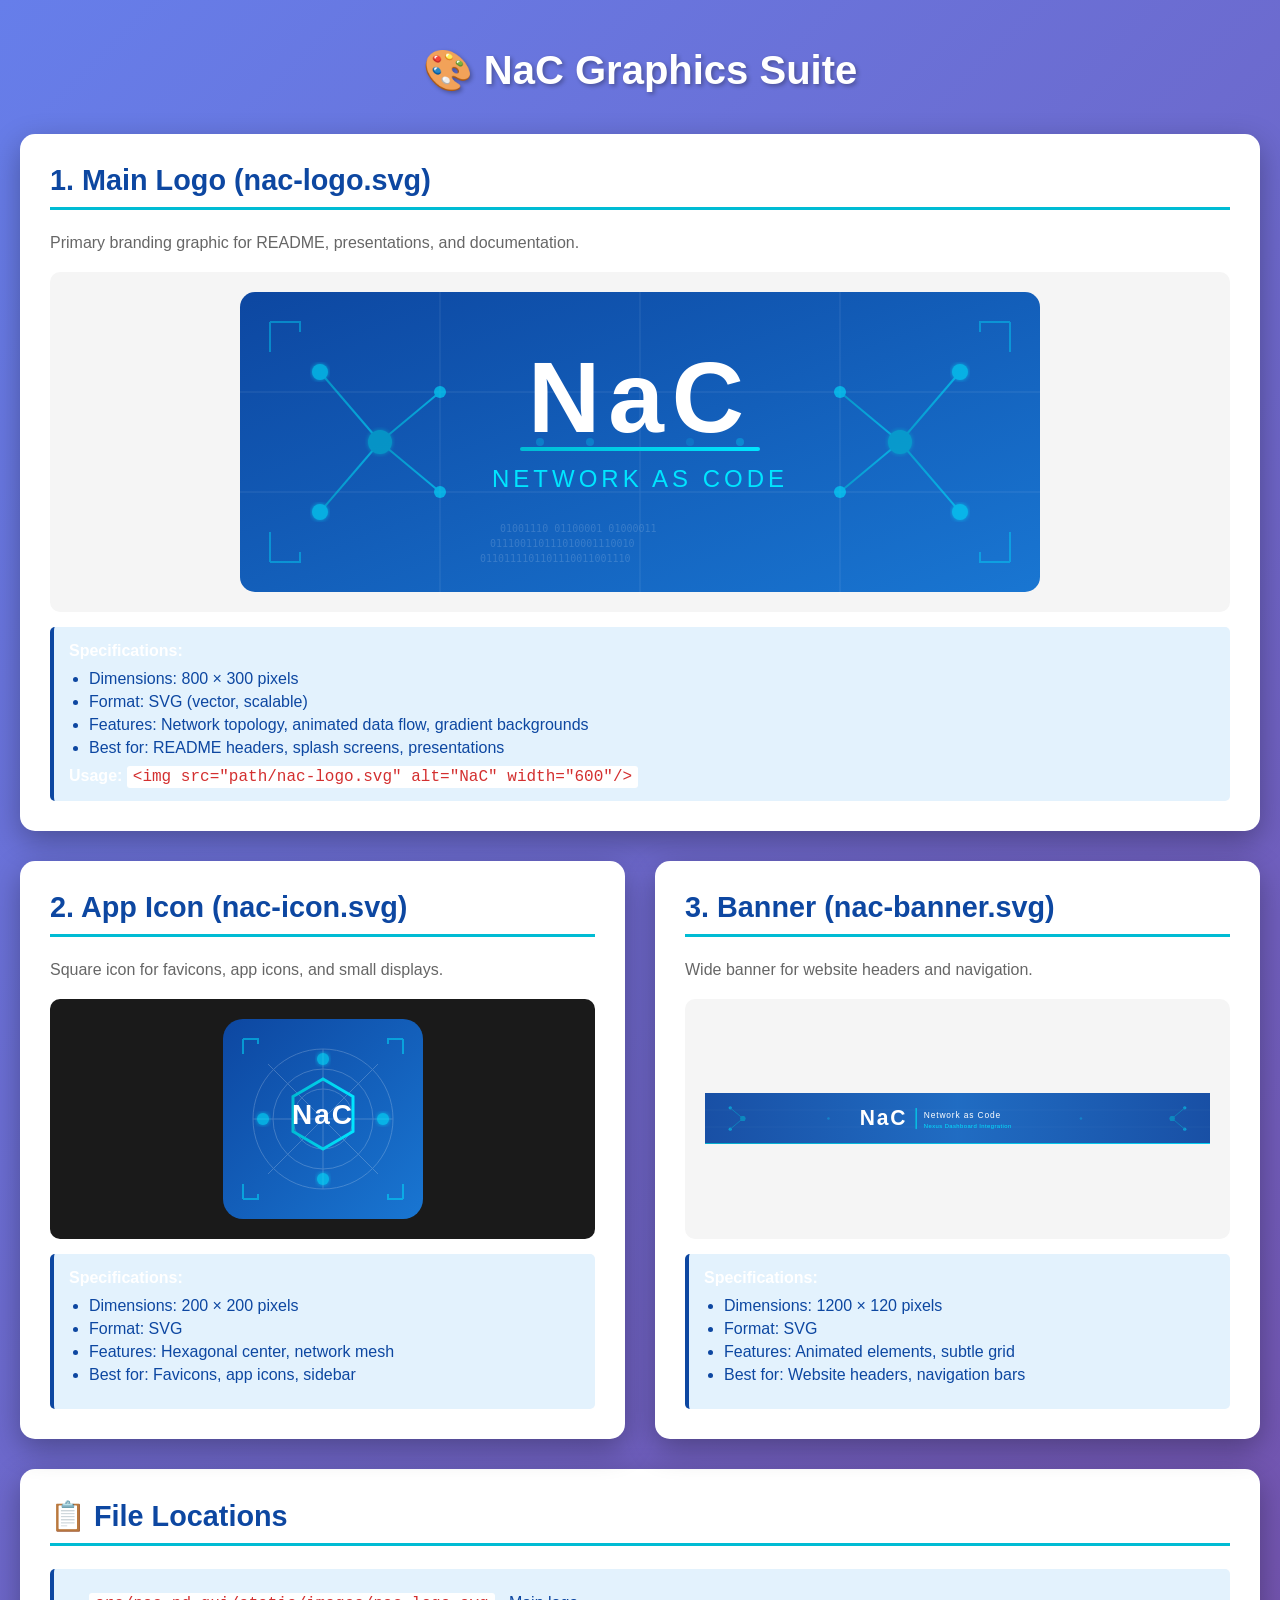
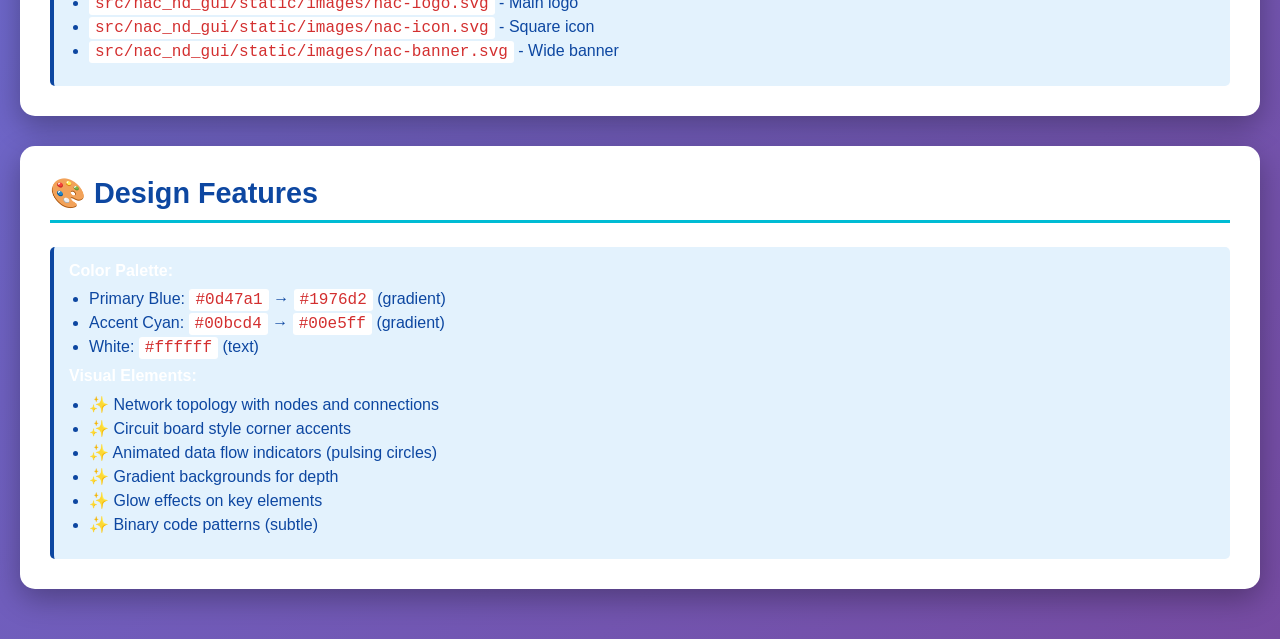
<file: logo-preview.html>
<!DOCTYPE html>
<html lang="en">
<head>
    <meta charset="UTF-8">
    <meta name="viewport" content="width=device-width, initial-scale=1.0">
    <title>NaC Logo Preview</title>
    <style>
        body {
            font-family: Arial, Helvetica, sans-serif;
            margin: 0;
            padding: 20px;
            background: linear-gradient(135deg, #667eea 0%, #764ba2 100%);
            color: #fff;
        }
        .container {
            max-width: 1400px;
            margin: 0 auto;
        }
        h1 {
            text-align: center;
            margin-bottom: 40px;
            font-size: 2.5em;
            text-shadow: 2px 2px 4px rgba(0,0,0,0.3);
        }
        .logo-section {
            background: white;
            border-radius: 15px;
            padding: 30px;
            margin-bottom: 30px;
            box-shadow: 0 10px 30px rgba(0,0,0,0.3);
        }
        .logo-section h2 {
            color: #0d47a1;
            margin-top: 0;
            font-size: 1.8em;
            border-bottom: 3px solid #00bcd4;
            padding-bottom: 10px;
        }
        .logo-section p {
            color: #666;
            margin: 10px 0;
        }
        .logo-display {
            display: flex;
            justify-content: center;
            align-items: center;
            min-height: 200px;
            background: #f5f5f5;
            border-radius: 10px;
            padding: 20px;
            margin-top: 20px;
        }
        .dark-bg {
            background: #1a1a1a;
        }
        img {
            max-width: 100%;
            height: auto;
        }
        .specs {
            background: #e3f2fd;
            border-left: 4px solid #0d47a1;
            padding: 15px;
            margin-top: 15px;
            border-radius: 5px;
        }
        .specs ul {
            color: #0d47a1;
            margin: 10px 0;
            padding-left: 20px;
        }
        .specs li {
            margin: 5px 0;
        }
        code {
            background: #fff;
            padding: 2px 6px;
            border-radius: 3px;
            color: #d32f2f;
            font-family: 'Courier New', monospace;
        }
        .grid {
            display: grid;
            grid-template-columns: 1fr 1fr;
            gap: 30px;
        }
        @media (max-width: 768px) {
            .grid {
                grid-template-columns: 1fr;
            }
        }
    </style>
</head>
<body>
    <div class="container">
        <h1>🎨 NaC Graphics Suite</h1>

        <div class="logo-section">
            <h2>1. Main Logo (nac-logo.svg)</h2>
            <p>Primary branding graphic for README, presentations, and documentation.</p>
            <div class="logo-display">
                <img src="src/nac_nd_gui/static/images/nac-logo.svg" alt="NaC Main Logo">
            </div>
            <div class="specs">
                <strong>Specifications:</strong>
                <ul>
                    <li>Dimensions: 800 × 300 pixels</li>
                    <li>Format: SVG (vector, scalable)</li>
                    <li>Features: Network topology, animated data flow, gradient backgrounds</li>
                    <li>Best for: README headers, splash screens, presentations</li>
                </ul>
                <strong>Usage:</strong>
                <code>&lt;img src="path/nac-logo.svg" alt="NaC" width="600"/&gt;</code>
            </div>
        </div>

        <div class="grid">
            <div class="logo-section">
                <h2>2. App Icon (nac-icon.svg)</h2>
                <p>Square icon for favicons, app icons, and small displays.</p>
                <div class="logo-display dark-bg">
                    <img src="src/nac_nd_gui/static/images/nac-icon.svg" alt="NaC Icon" style="max-width: 200px;">
                </div>
                <div class="specs">
                    <strong>Specifications:</strong>
                    <ul>
                        <li>Dimensions: 200 × 200 pixels</li>
                        <li>Format: SVG</li>
                        <li>Features: Hexagonal center, network mesh</li>
                        <li>Best for: Favicons, app icons, sidebar</li>
                    </ul>
                </div>
            </div>

            <div class="logo-section">
                <h2>3. Banner (nac-banner.svg)</h2>
                <p>Wide banner for website headers and navigation.</p>
                <div class="logo-display">
                    <img src="src/nac_nd_gui/static/images/nac-banner.svg" alt="NaC Banner">
                </div>
                <div class="specs">
                    <strong>Specifications:</strong>
                    <ul>
                        <li>Dimensions: 1200 × 120 pixels</li>
                        <li>Format: SVG</li>
                        <li>Features: Animated elements, subtle grid</li>
                        <li>Best for: Website headers, navigation bars</li>
                    </ul>
                </div>
            </div>
        </div>

        <div class="logo-section">
            <h2>📋 File Locations</h2>
            <div class="specs">
                <ul>
                    <li><code>src/nac_nd_gui/static/images/nac-logo.svg</code> - Main logo</li>
                    <li><code>src/nac_nd_gui/static/images/nac-icon.svg</code> - Square icon</li>
                    <li><code>src/nac_nd_gui/static/images/nac-banner.svg</code> - Wide banner</li>
                </ul>
            </div>
        </div>

        <div class="logo-section">
            <h2>🎨 Design Features</h2>
            <div class="specs">
                <strong>Color Palette:</strong>
                <ul>
                    <li>Primary Blue: <code>#0d47a1</code> → <code>#1976d2</code> (gradient)</li>
                    <li>Accent Cyan: <code>#00bcd4</code> → <code>#00e5ff</code> (gradient)</li>
                    <li>White: <code>#ffffff</code> (text)</li>
                </ul>
                <strong>Visual Elements:</strong>
                <ul>
                    <li>✨ Network topology with nodes and connections</li>
                    <li>✨ Circuit board style corner accents</li>
                    <li>✨ Animated data flow indicators (pulsing circles)</li>
                    <li>✨ Gradient backgrounds for depth</li>
                    <li>✨ Glow effects on key elements</li>
                    <li>✨ Binary code patterns (subtle)</li>
                </ul>
            </div>
        </div>
    </div>
</body>
</html>
</file>
